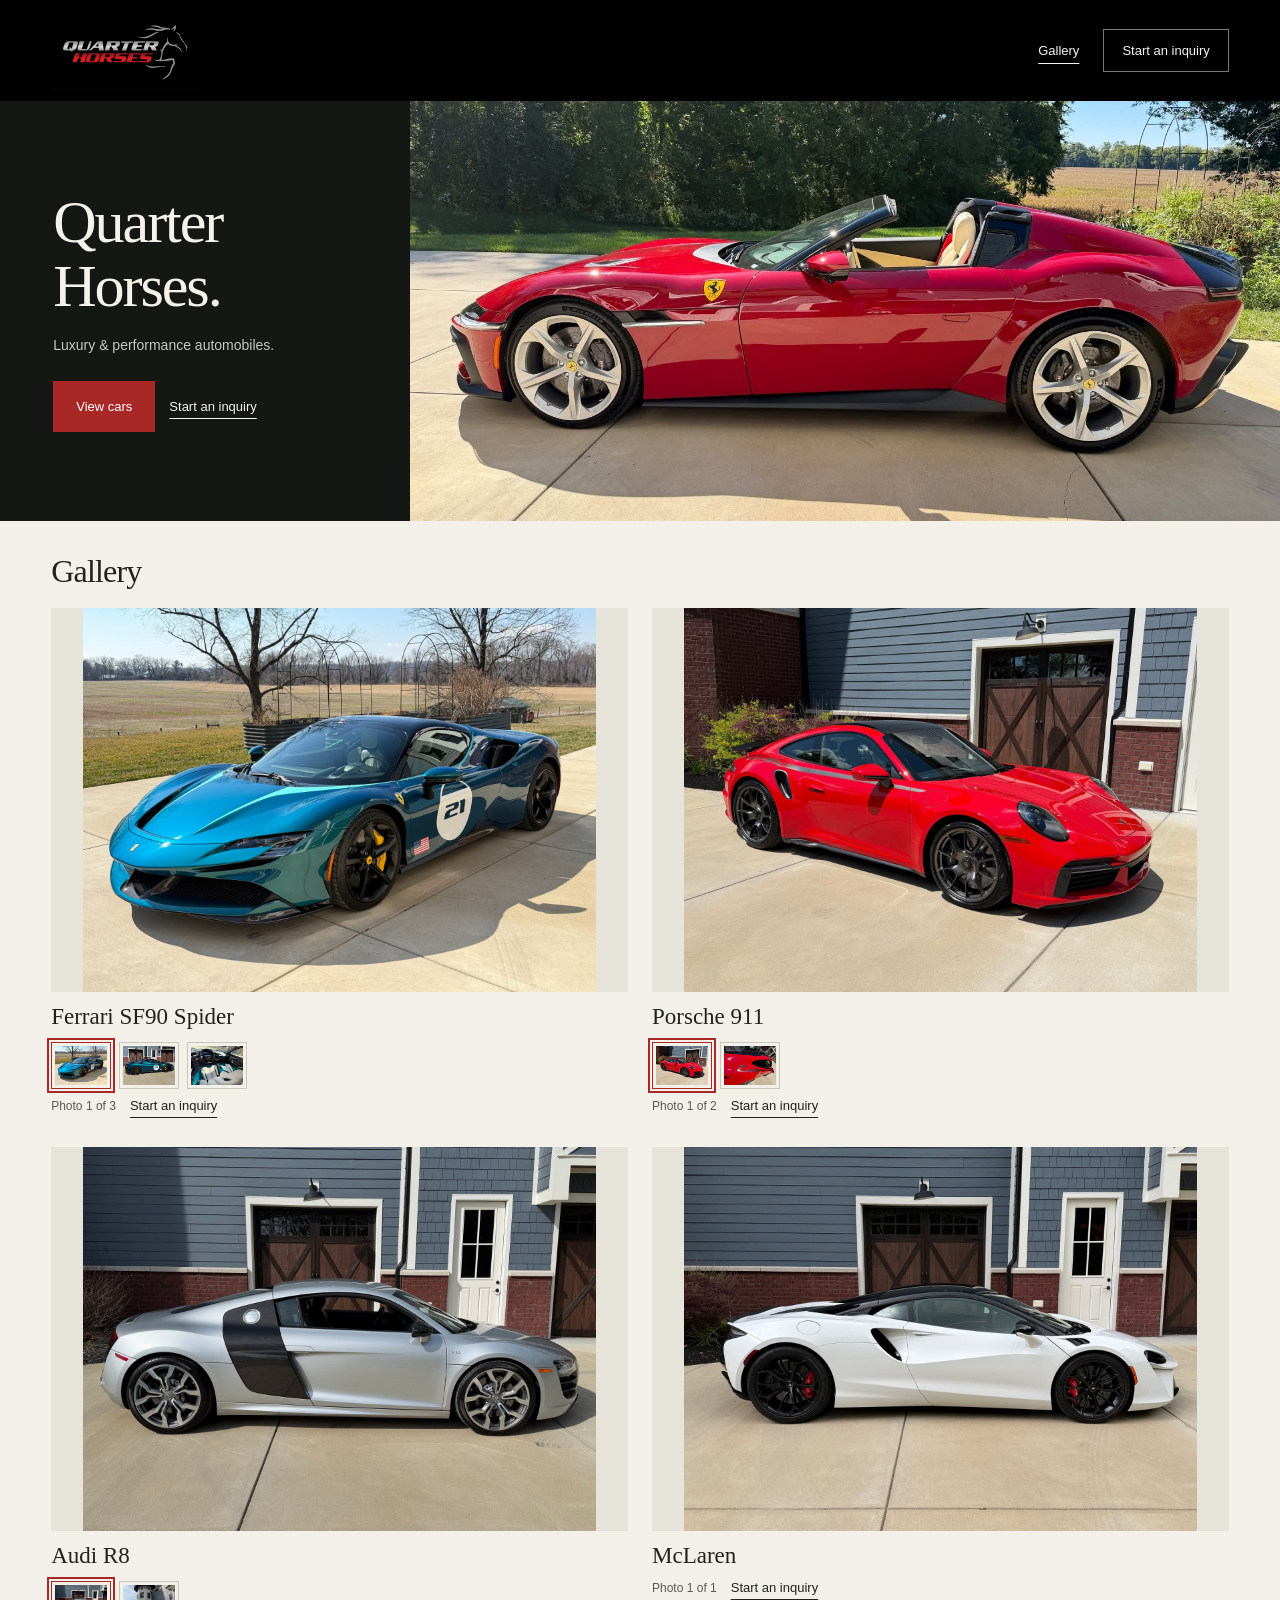
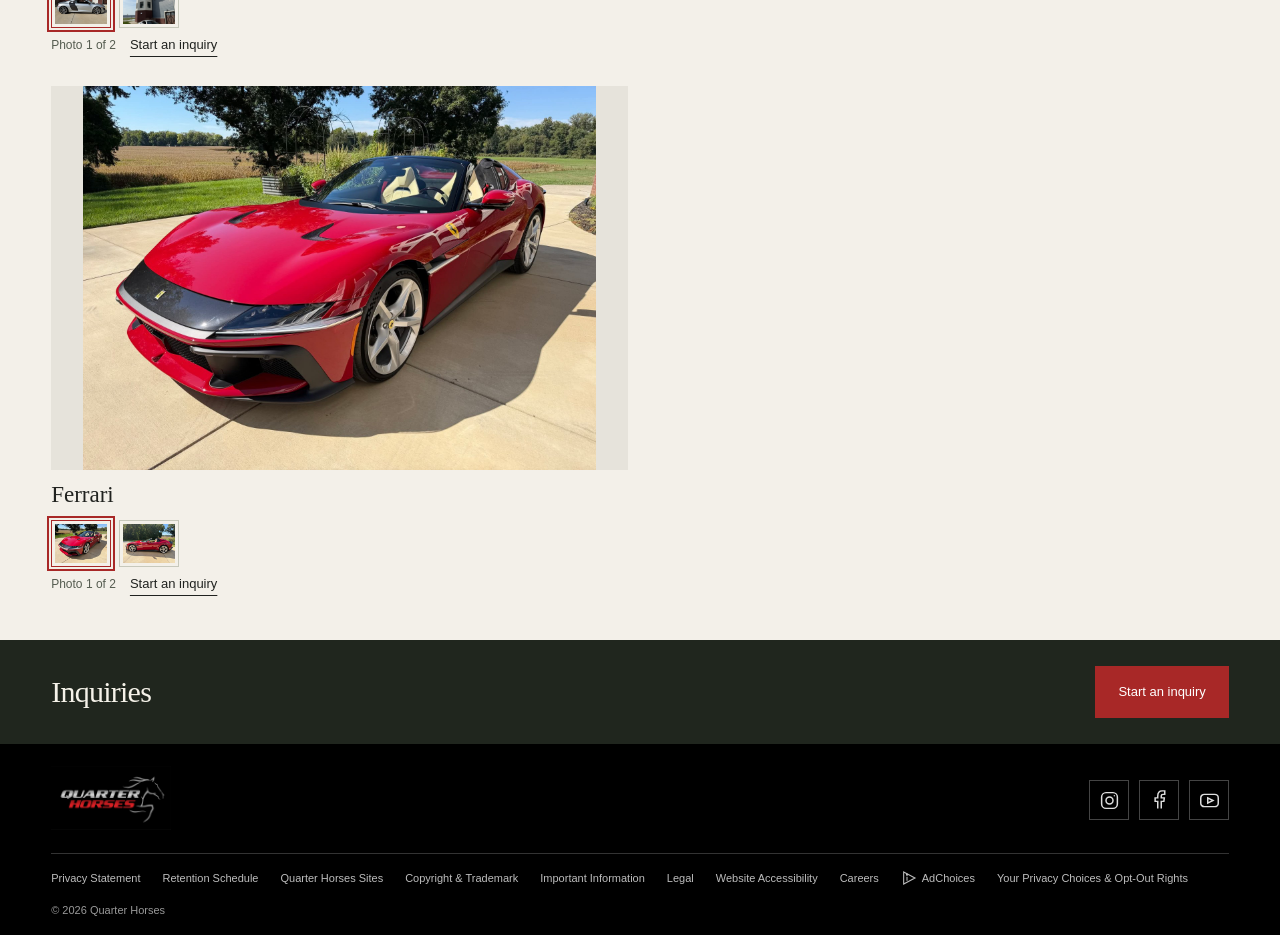
<file: index.html>
<!doctype html><html lang="en"><head><meta charset="utf-8"><meta name="viewport" content="width=device-width, initial-scale=1"><meta name="robots" content="noindex"><link rel="stylesheet" href="style.css"><title>Quarter Horses</title><meta name="description" content="Luxury and performance automobiles from Quarter Horses."></head><body><a class="skip" href="#main">Skip to content</a><header><a href="index.html" aria-label="Quarter Horses home"><img src="logo.jpg" alt="Quarter Horses horse silhouette logo"></a><nav aria-label="Main navigation"><a href="#gallery">Gallery</a><a class="outline" href="#contact">Start an inquiry</a></nav></header><main id="main"><section class="hero"><div class="hero-copy"><h1>Quarter <br>Horses.</h1><p>Luxury &amp; performance automobiles.</p><div class="actions"><a class="button" href="#gallery">View cars</a><a class="textlink" href="#contact">Start an inquiry</a></div></div><div class="hero-photo"><img src="customer-10.jpg" alt="Red Ferrari convertible in profile with trees and fields behind it"></div></section><section class="section" id="gallery"><div class="section-head"><div><h2>Gallery</h2></div></div><div class="gallery"><article class="customer-card"><button class="photo-open" aria-label="Enlarge Ferrari SF90 Spider photograph"><img src="customer-03.jpg" alt="Teal Ferrari viewed from the front quarter" loading="lazy"></button><div class="caption"><h3>Ferrari SF90 Spider</h3></div><div class="thumbs" aria-label="Ferrari SF90 Spider photo views"><button class="thumb" aria-label="Show Teal Ferrari viewed from the front quarter" data-src="customer-03.jpg" data-alt="Teal Ferrari viewed from the front quarter"><img src="customer-03.jpg" alt="" loading="lazy"></button><button class="thumb" aria-label="Show Teal Ferrari side profile with number 21 livery" data-src="customer-01.jpg" data-alt="Teal Ferrari side profile with number 21 livery"><img src="customer-01.jpg" alt="" loading="lazy"></button><button class="thumb" aria-label="Show Ferrari SF90 Spider cockpit and contrasting seats" data-src="customer-02.jpg" data-alt="Ferrari SF90 Spider cockpit and contrasting seats"><img src="customer-02.jpg" alt="" loading="lazy"></button></div></article><article class="customer-card"><button class="photo-open" aria-label="Enlarge Porsche 911 photograph"><img src="customer-06.jpg" alt="Red Porsche 911 in front of carriage-style garage doors" loading="lazy"></button><div class="caption"><h3>Porsche 911</h3></div><div class="thumbs" aria-label="Porsche 911 photo views"><button class="thumb" aria-label="Show Red Porsche 911 in front of carriage-style garage doors" data-src="customer-06.jpg" data-alt="Red Porsche 911 in front of carriage-style garage doors"><img src="customer-06.jpg" alt="" loading="lazy"></button><button class="thumb" aria-label="Show Porsche turbo script and bodywork detail" data-src="customer-08.jpg" data-alt="Porsche turbo script and bodywork detail"><img src="customer-08.jpg" alt="" loading="lazy"></button></div></article><article class="customer-card"><button class="photo-open" aria-label="Enlarge Audi R8 photograph"><img src="customer-05.jpg" alt="Silver Audi R8 in profile" loading="lazy"></button><div class="caption"><h3>Audi R8</h3></div><div class="thumbs" aria-label="Audi R8 photo views"><button class="thumb" aria-label="Show Silver Audi R8 in profile" data-src="customer-05.jpg" data-alt="Silver Audi R8 in profile"><img src="customer-05.jpg" alt="" loading="lazy"></button><button class="thumb" aria-label="Show Silver Audi R8 beneath a distinctive tower" data-src="customer-04.jpg" data-alt="Silver Audi R8 beneath a distinctive tower"><img src="customer-04.jpg" alt="" loading="lazy"></button></div></article><article class="customer-card"><button class="photo-open" aria-label="Enlarge McLaren photograph"><img src="customer-07.jpg" alt="White McLaren in profile" loading="lazy"></button><div class="caption"><h3>McLaren</h3></div></article><article class="customer-card"><button class="photo-open" aria-label="Enlarge Ferrari photograph"><img src="customer-09.jpg" alt="Red Ferrari convertible from the front quarter" loading="lazy"></button><div class="caption"><h3>Ferrari</h3></div><div class="thumbs" aria-label="Ferrari photo views"><button class="thumb" aria-label="Show Red Ferrari convertible from the front quarter" data-src="customer-09.jpg" data-alt="Red Ferrari convertible from the front quarter"><img src="customer-09.jpg" alt="" loading="lazy"></button><button class="thumb" aria-label="Show Red Ferrari convertible side profile against trees and fields" data-src="customer-10.jpg" data-alt="Red Ferrari convertible side profile against trees and fields"><img src="customer-10.jpg" alt="" loading="lazy"></button></div></article></div></section><section class="section contact" id="contact"><h2>Inquiries</h2><button class="button" id="inquiry">Start an inquiry</button></section></main><footer class="site-footer"><div class="footer-top"><a href="index.html" aria-label="Quarter Horses home"><img src="logo.jpg" alt="Quarter Horses"></a><div class="social-links" role="group" aria-label="Social media"><button class="social-icon" data-social="Instagram" aria-label="Instagram"><svg viewBox="0 0 24 24" aria-hidden="true" fill="none" stroke="currentColor" stroke-width="1.7"><rect x="3" y="3" width="18" height="18" rx="5"/><circle cx="12" cy="12" r="4"/><circle cx="17.5" cy="6.5" r=".8" fill="currentColor" stroke="none"/></svg></button><button class="social-icon" data-social="Facebook" aria-label="Facebook"><svg viewBox="0 0 24 24" aria-hidden="true" fill="none" stroke="currentColor" stroke-width="1.7"><path d="M14 21v-8h3l.5-4H14V7c0-1 .3-2 2-2h2V1h-3c-4 0-5 2-5 6v2H7v4h3v8"/></svg></button><button class="social-icon" data-social="YouTube" aria-label="YouTube"><svg viewBox="0 0 24 24" aria-hidden="true" fill="none" stroke="currentColor" stroke-width="1.7"><rect x="2" y="5" width="20" height="14" rx="4"/><path d="m10 9 6 3-6 3Z"/></svg></button></div></div><nav class="footer-links" aria-label="Policies and company information"><a href="information.html#privacy">Privacy Statement</a><a href="information.html#retention">Retention Schedule</a><a href="information.html#sites">Quarter Horses Sites</a><a href="information.html#copyright">Copyright & Trademark</a><a href="information.html#information">Important Information</a><a href="information.html#legal">Legal</a><a href="information.html#accessibility">Website Accessibility</a><a href="information.html#careers">Careers</a><a href="information.html#adchoices"><svg class="ad-icon" viewBox="0 0 24 24" aria-hidden="true" fill="none" stroke="currentColor" stroke-width="1.6"><path d="M4 3 21 12 4 21Z"/><path d="M9 10v6"/><circle cx="9" cy="7" r=".8" fill="currentColor"/></svg>AdChoices</a><a href="information.html#privacy-choices">Your Privacy Choices & Opt-Out Rights</a></nav><div class="footer-bottom">© 2026 Quarter Horses</div></footer><dialog id="socialDialog" aria-labelledby="socialTitle"><h3 id="socialTitle"></h3><p id="socialDescription"></p><button class="button" id="closeSocial">Close</button></dialog><script src="footer.js"></script><dialog id="inquiryDialog" aria-labelledby="dialogTitle"><button class="dialog-close" id="closeDialog" aria-label="Close inquiry">Close</button><h3 id="dialogTitle">Your inquiry</h3><label for="vehicleChoice">Vehicle or interest</label><select id="vehicleChoice"><option>General inquiry</option></select><label for="inquiryMessage">Your message</label><textarea id="inquiryMessage" placeholder="Tell us what you would like to discuss."></textarea><button class="button" id="copyInquiry">Copy message</button><p id="copyStatus" role="status"></p></dialog><dialog id="photoDialog" aria-labelledby="photoTitle"><div class="photo-toolbar"><h3 id="photoTitle"></h3><button id="closePhoto" class="button">Close photograph</button></div><img id="fullPhoto" alt=""><div class="photo-controls"><button class="button" id="previousPhoto" aria-label="Previous photograph">← Previous</button><span id="photoCount" role="status" aria-live="polite"></span><button class="button" id="nextPhoto" aria-label="Next photograph">Next →</button></div><p id="photoCaption"></p><button class="textlink" id="photoInquiry">Start an inquiry</button></dialog><script src="gallery.js"></script></body></html>
</file>
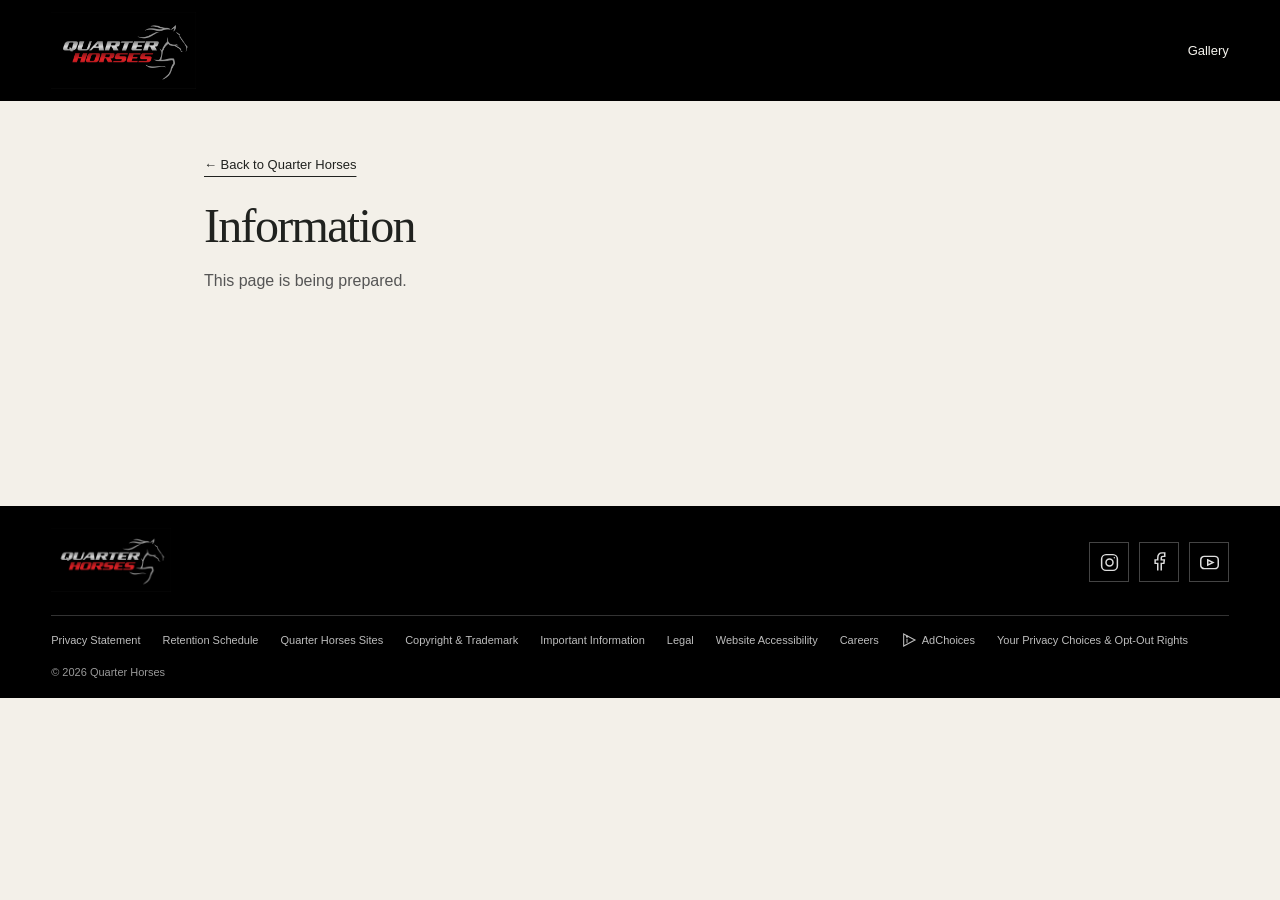
<file: information.html>
<!doctype html><html lang="en"><head><meta charset="utf-8"><meta name="viewport" content="width=device-width,initial-scale=1"><meta name="robots" content="noindex"><title>Information | Quarter Horses</title><link rel="stylesheet" href="style.css"></head><body><header><a href="index.html" aria-label="Quarter Horses home"><img src="logo.jpg" alt="Quarter Horses"></a><nav aria-label="Main navigation"><a href="index.html#gallery">Gallery</a></nav></header><main class="information-page"><a class="textlink" href="index.html">← Back to Quarter Horses</a><h1 id="informationTitle" tabindex="-1">Information</h1><p>This page is being prepared.</p></main><footer class="site-footer"><div class="footer-top"><a href="index.html" aria-label="Quarter Horses home"><img src="logo.jpg" alt="Quarter Horses"></a><div class="social-links" role="group" aria-label="Social media"><button class="social-icon" data-social="Instagram" aria-label="Instagram"><svg viewBox="0 0 24 24" aria-hidden="true" fill="none" stroke="currentColor" stroke-width="1.7"><rect x="3" y="3" width="18" height="18" rx="5"/><circle cx="12" cy="12" r="4"/><circle cx="17.5" cy="6.5" r=".8" fill="currentColor" stroke="none"/></svg></button><button class="social-icon" data-social="Facebook" aria-label="Facebook"><svg viewBox="0 0 24 24" aria-hidden="true" fill="none" stroke="currentColor" stroke-width="1.7"><path d="M14 21v-8h3l.5-4H14V7c0-1 .3-2 2-2h2V1h-3c-4 0-5 2-5 6v2H7v4h3v8"/></svg></button><button class="social-icon" data-social="YouTube" aria-label="YouTube"><svg viewBox="0 0 24 24" aria-hidden="true" fill="none" stroke="currentColor" stroke-width="1.7"><rect x="2" y="5" width="20" height="14" rx="4"/><path d="m10 9 6 3-6 3Z"/></svg></button></div></div><nav class="footer-links" aria-label="Policies and company information"><a href="information.html#privacy">Privacy Statement</a><a href="information.html#retention">Retention Schedule</a><a href="information.html#sites">Quarter Horses Sites</a><a href="information.html#copyright">Copyright & Trademark</a><a href="information.html#information">Important Information</a><a href="information.html#legal">Legal</a><a href="information.html#accessibility">Website Accessibility</a><a href="information.html#careers">Careers</a><a href="information.html#adchoices"><svg class="ad-icon" viewBox="0 0 24 24" aria-hidden="true" fill="none" stroke="currentColor" stroke-width="1.6"><path d="M4 3 21 12 4 21Z"/><path d="M9 10v6"/><circle cx="9" cy="7" r=".8" fill="currentColor"/></svg>AdChoices</a><a href="information.html#privacy-choices">Your Privacy Choices & Opt-Out Rights</a></nav><div class="footer-bottom">© 2026 Quarter Horses</div></footer><dialog id="socialDialog" aria-labelledby="socialTitle"><h3 id="socialTitle"></h3><p id="socialDescription"></p><button class="button" id="closeSocial">Close</button></dialog><script src="footer.js"></script><script>
const titles={"privacy": "Privacy Statement", "retention": "Retention Schedule", "sites": "Quarter Horses Sites", "copyright": "Copyright & Trademark", "information": "Important Information", "legal": "Legal", "accessibility": "Website Accessibility", "careers": "Careers", "adchoices": "AdChoices", "privacy-choices": "Your Privacy Choices & Opt-Out Rights"};
function updateTitle(){const title=titles[location.hash.slice(1)]||'Information';document.getElementById('informationTitle').textContent=title;document.title=title+' | Quarter Horses';}
updateTitle();window.addEventListener('hashchange',()=>{updateTitle();document.getElementById('informationTitle').focus();});
</script></body></html>
</file>
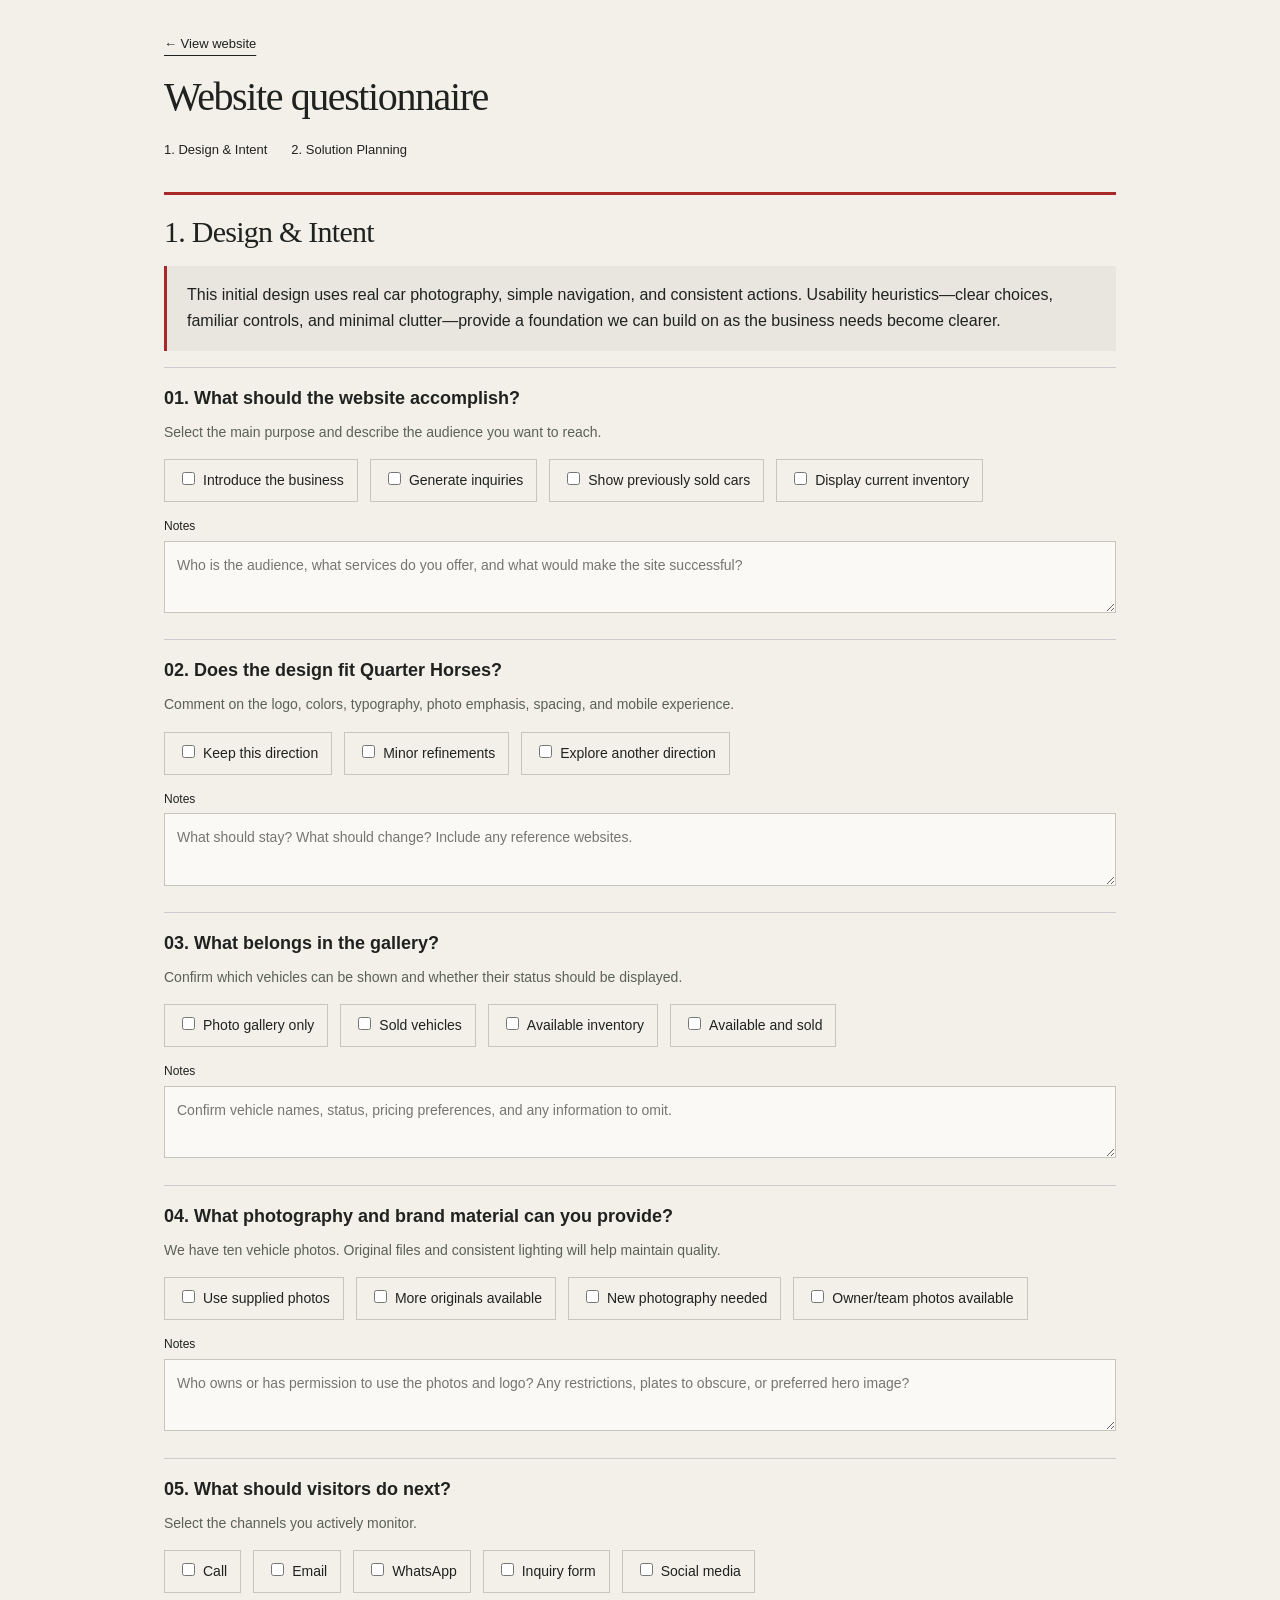
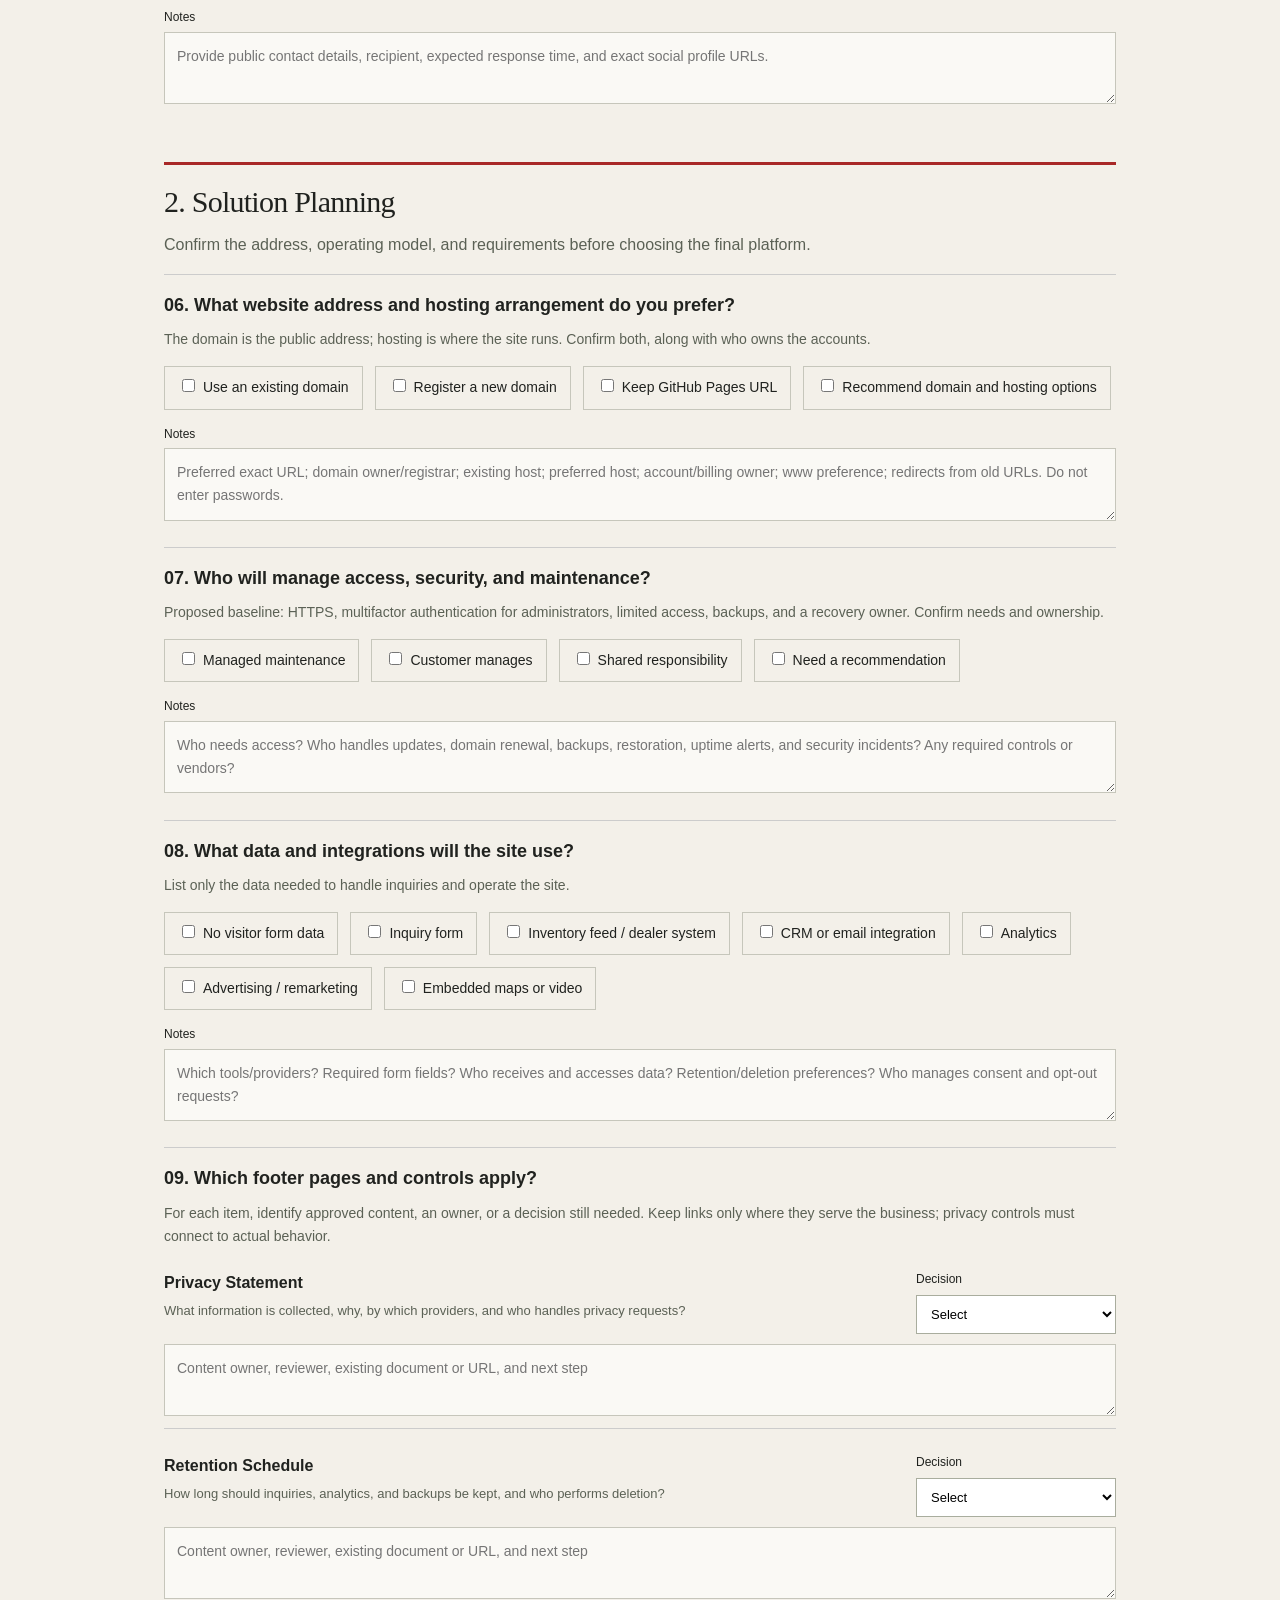
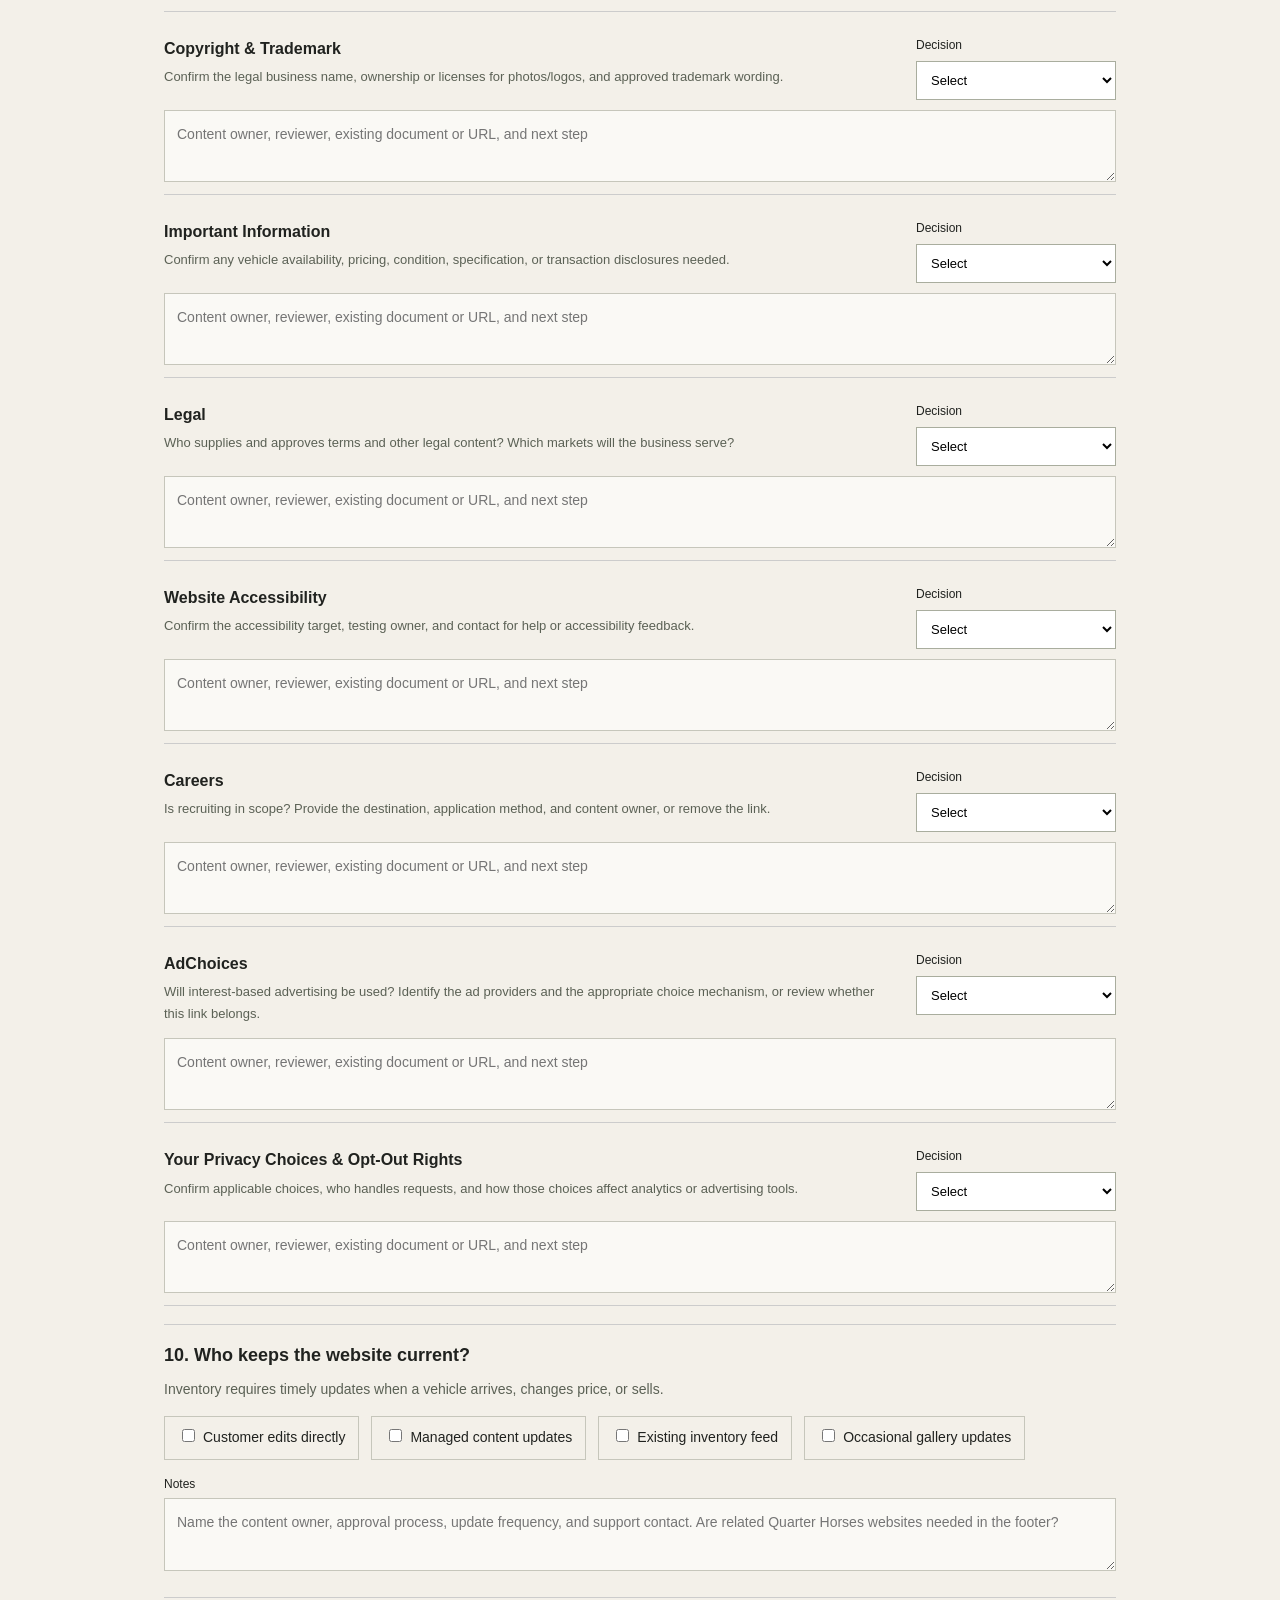
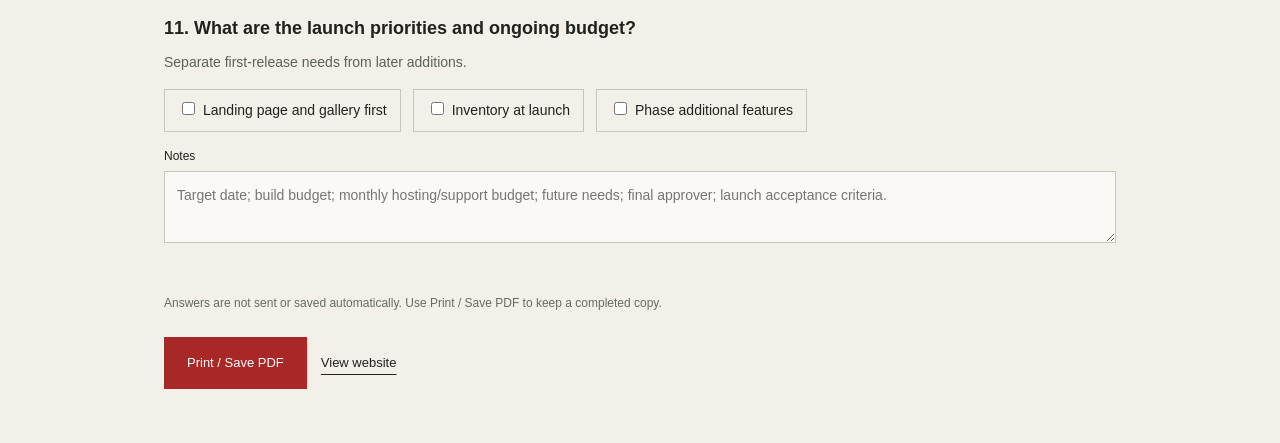
<file: questionnaire.html>
<!doctype html><html lang="en"><head><meta charset="utf-8"><meta name="viewport" content="width=device-width,initial-scale=1"><meta name="robots" content="noindex"><link rel="stylesheet" href="style.css"><title>Quarter Horses — Design & Solution Questionnaire</title><style>.sheet{max-width:1000px;padding:30px 24px}.sheet h1{font-size:40px;margin:20px 0}.sheet h2{font-size:30px;margin:0 0 12px}.part{margin-top:32px;border-top:3px solid #a82827;padding-top:20px}.question{padding:18px 0}.question h3{font:600 18px/1.4 Arial,sans-serif}.question p{margin-bottom:10px}.field-label{display:block;font-size:12px;margin:8px 0 4px}.sheet textarea{min-height:65px}.sheet .recommend{margin:16px 0;padding:16px 20px}.policy-list{display:grid;gap:12px}.policy-item{border-bottom:1px solid #ccc;padding:12px 0;display:grid;grid-template-columns:1fr 200px;gap:10px 20px}.policy-item p{margin:4px 0;font-size:13px}.policy-item label{font-size:12px}.policy-item select{margin-top:5px;font-size:13px}.policy-item textarea{grid-column:1/-1;min-height:44px}.part-nav{display:flex;gap:24px;font-size:14px}.print-actions{margin:24px 0}.sheet .lead{font-size:16px}@media(max-width:600px){.policy-item{grid-template-columns:1fr}.sheet h1{font-size:32px}.part-nav{flex-wrap:wrap;gap:10px}.choices{gap:8px}.choices label{padding:7px 9px}}@media print{.part-nav,.back-link{display:none}.sheet{padding:0}.sheet h1{font-size:26px}.part{margin-top:18px}.question,.policy-item{break-inside:avoid}.policy-item{grid-template-columns:1fr 180px}.sheet textarea{min-height:40px}.choices label{padding:4px 7px}.question{padding:10px 0}}</style></head><body><main class="sheet"><a class="textlink back-link" href="index.html">← View website</a><h1>Website questionnaire</h1><nav class="part-nav" aria-label="Questionnaire sections"><a href="#design">1. Design & Intent</a><a href="#solution">2. Solution Planning</a></nav><section class="part" id="design"><h2>1. Design & Intent</h2><div class="recommend"><p>This initial design uses real car photography, simple navigation, and consistent actions. Usability heuristics—clear choices, familiar controls, and minimal clutter—provide a foundation we can build on as the business needs become clearer.</p></div><section class="question"><h3>01. What should the website accomplish?</h3><p>Select the main purpose and describe the audience you want to reach.</p><div class="choices"><label><input type="checkbox" name="q1" value="Introduce the business">Introduce the business</label><label><input type="checkbox" name="q1" value="Generate inquiries">Generate inquiries</label><label><input type="checkbox" name="q1" value="Show previously sold cars">Show previously sold cars</label><label><input type="checkbox" name="q1" value="Display current inventory">Display current inventory</label></div><label class="field-label" for="q1-notes">Notes</label><textarea id="q1-notes" placeholder="Who is the audience, what services do you offer, and what would make the site successful?"></textarea></section><section class="question"><h3>02. Does the design fit Quarter Horses?</h3><p>Comment on the logo, colors, typography, photo emphasis, spacing, and mobile experience.</p><div class="choices"><label><input type="checkbox" name="q2" value="Keep this direction">Keep this direction</label><label><input type="checkbox" name="q2" value="Minor refinements">Minor refinements</label><label><input type="checkbox" name="q2" value="Explore another direction">Explore another direction</label></div><label class="field-label" for="q2-notes">Notes</label><textarea id="q2-notes" placeholder="What should stay? What should change? Include any reference websites."></textarea></section><section class="question"><h3>03. What belongs in the gallery?</h3><p>Confirm which vehicles can be shown and whether their status should be displayed.</p><div class="choices"><label><input type="checkbox" name="q3" value="Photo gallery only">Photo gallery only</label><label><input type="checkbox" name="q3" value="Sold vehicles">Sold vehicles</label><label><input type="checkbox" name="q3" value="Available inventory">Available inventory</label><label><input type="checkbox" name="q3" value="Available and sold">Available and sold</label></div><label class="field-label" for="q3-notes">Notes</label><textarea id="q3-notes" placeholder="Confirm vehicle names, status, pricing preferences, and any information to omit."></textarea></section><section class="question"><h3>04. What photography and brand material can you provide?</h3><p>We have ten vehicle photos. Original files and consistent lighting will help maintain quality.</p><div class="choices"><label><input type="checkbox" name="q4" value="Use supplied photos">Use supplied photos</label><label><input type="checkbox" name="q4" value="More originals available">More originals available</label><label><input type="checkbox" name="q4" value="New photography needed">New photography needed</label><label><input type="checkbox" name="q4" value="Owner/team photos available">Owner/team photos available</label></div><label class="field-label" for="q4-notes">Notes</label><textarea id="q4-notes" placeholder="Who owns or has permission to use the photos and logo? Any restrictions, plates to obscure, or preferred hero image?"></textarea></section><section class="question"><h3>05. What should visitors do next?</h3><p>Select the channels you actively monitor.</p><div class="choices"><label><input type="checkbox" name="q5" value="Call">Call</label><label><input type="checkbox" name="q5" value="Email">Email</label><label><input type="checkbox" name="q5" value="WhatsApp">WhatsApp</label><label><input type="checkbox" name="q5" value="Inquiry form">Inquiry form</label><label><input type="checkbox" name="q5" value="Social media">Social media</label></div><label class="field-label" for="q5-notes">Notes</label><textarea id="q5-notes" placeholder="Provide public contact details, recipient, expected response time, and exact social profile URLs."></textarea></section></section><section class="part" id="solution"><h2>2. Solution Planning</h2><p class="lead">Confirm the address, operating model, and requirements before choosing the final platform.</p><section class="question"><h3>06. What website address and hosting arrangement do you prefer?</h3><p>The domain is the public address; hosting is where the site runs. Confirm both, along with who owns the accounts.</p><div class="choices"><label><input type="checkbox" name="q6" value="Use an existing domain">Use an existing domain</label><label><input type="checkbox" name="q6" value="Register a new domain">Register a new domain</label><label><input type="checkbox" name="q6" value="Keep GitHub Pages URL">Keep GitHub Pages URL</label><label><input type="checkbox" name="q6" value="Recommend domain and hosting options">Recommend domain and hosting options</label></div><label class="field-label" for="q6-notes">Notes</label><textarea id="q6-notes" placeholder="Preferred exact URL; domain owner/registrar; existing host; preferred host; account/billing owner; www preference; redirects from old URLs. Do not enter passwords."></textarea></section><section class="question"><h3>07. Who will manage access, security, and maintenance?</h3><p>Proposed baseline: HTTPS, multifactor authentication for administrators, limited access, backups, and a recovery owner. Confirm needs and ownership.</p><div class="choices"><label><input type="checkbox" name="q7" value="Managed maintenance">Managed maintenance</label><label><input type="checkbox" name="q7" value="Customer manages">Customer manages</label><label><input type="checkbox" name="q7" value="Shared responsibility">Shared responsibility</label><label><input type="checkbox" name="q7" value="Need a recommendation">Need a recommendation</label></div><label class="field-label" for="q7-notes">Notes</label><textarea id="q7-notes" placeholder="Who needs access? Who handles updates, domain renewal, backups, restoration, uptime alerts, and security incidents? Any required controls or vendors?"></textarea></section><section class="question"><h3>08. What data and integrations will the site use?</h3><p>List only the data needed to handle inquiries and operate the site.</p><div class="choices"><label><input type="checkbox" name="q8" value="No visitor form data">No visitor form data</label><label><input type="checkbox" name="q8" value="Inquiry form">Inquiry form</label><label><input type="checkbox" name="q8" value="Inventory feed / dealer system">Inventory feed / dealer system</label><label><input type="checkbox" name="q8" value="CRM or email integration">CRM or email integration</label><label><input type="checkbox" name="q8" value="Analytics">Analytics</label><label><input type="checkbox" name="q8" value="Advertising / remarketing">Advertising / remarketing</label><label><input type="checkbox" name="q8" value="Embedded maps or video">Embedded maps or video</label></div><label class="field-label" for="q8-notes">Notes</label><textarea id="q8-notes" placeholder="Which tools/providers? Required form fields? Who receives and accesses data? Retention/deletion preferences? Who manages consent and opt-out requests?"></textarea></section><section class="question"><h3>09. Which footer pages and controls apply?</h3><p>For each item, identify approved content, an owner, or a decision still needed. Keep links only where they serve the business; privacy controls must connect to actual behavior.</p><div class="policy-list"><div class="policy-item"><div><strong>Privacy Statement</strong><p>What information is collected, why, by which providers, and who handles privacy requests?</p></div><label for="status-privacy">Decision<select id="status-privacy" name="privacy"><option value="">Select</option><option>Approved content available</option><option>Content / setup needed</option><option>Needs review</option><option>Not applicable / remove</option></select></label><textarea aria-label="Privacy Statement: owner and notes" placeholder="Content owner, reviewer, existing document or URL, and next step"></textarea></div><div class="policy-item"><div><strong>Retention Schedule</strong><p>How long should inquiries, analytics, and backups be kept, and who performs deletion?</p></div><label for="status-retention">Decision<select id="status-retention" name="retention"><option value="">Select</option><option>Approved content available</option><option>Content / setup needed</option><option>Needs review</option><option>Not applicable / remove</option></select></label><textarea aria-label="Retention Schedule: owner and notes" placeholder="Content owner, reviewer, existing document or URL, and next step"></textarea></div><div class="policy-item"><div><strong>Copyright & Trademark</strong><p>Confirm the legal business name, ownership or licenses for photos/logos, and approved trademark wording.</p></div><label for="status-copyright">Decision<select id="status-copyright" name="copyright"><option value="">Select</option><option>Approved content available</option><option>Content / setup needed</option><option>Needs review</option><option>Not applicable / remove</option></select></label><textarea aria-label="Copyright & Trademark: owner and notes" placeholder="Content owner, reviewer, existing document or URL, and next step"></textarea></div><div class="policy-item"><div><strong>Important Information</strong><p>Confirm any vehicle availability, pricing, condition, specification, or transaction disclosures needed.</p></div><label for="status-information">Decision<select id="status-information" name="information"><option value="">Select</option><option>Approved content available</option><option>Content / setup needed</option><option>Needs review</option><option>Not applicable / remove</option></select></label><textarea aria-label="Important Information: owner and notes" placeholder="Content owner, reviewer, existing document or URL, and next step"></textarea></div><div class="policy-item"><div><strong>Legal</strong><p>Who supplies and approves terms and other legal content? Which markets will the business serve?</p></div><label for="status-legal">Decision<select id="status-legal" name="legal"><option value="">Select</option><option>Approved content available</option><option>Content / setup needed</option><option>Needs review</option><option>Not applicable / remove</option></select></label><textarea aria-label="Legal: owner and notes" placeholder="Content owner, reviewer, existing document or URL, and next step"></textarea></div><div class="policy-item"><div><strong>Website Accessibility</strong><p>Confirm the accessibility target, testing owner, and contact for help or accessibility feedback.</p></div><label for="status-accessibility">Decision<select id="status-accessibility" name="accessibility"><option value="">Select</option><option>Approved content available</option><option>Content / setup needed</option><option>Needs review</option><option>Not applicable / remove</option></select></label><textarea aria-label="Website Accessibility: owner and notes" placeholder="Content owner, reviewer, existing document or URL, and next step"></textarea></div><div class="policy-item"><div><strong>Careers</strong><p>Is recruiting in scope? Provide the destination, application method, and content owner, or remove the link.</p></div><label for="status-careers">Decision<select id="status-careers" name="careers"><option value="">Select</option><option>Approved content available</option><option>Content / setup needed</option><option>Needs review</option><option>Not applicable / remove</option></select></label><textarea aria-label="Careers: owner and notes" placeholder="Content owner, reviewer, existing document or URL, and next step"></textarea></div><div class="policy-item"><div><strong>AdChoices</strong><p>Will interest-based advertising be used? Identify the ad providers and the appropriate choice mechanism, or review whether this link belongs.</p></div><label for="status-adchoices">Decision<select id="status-adchoices" name="adchoices"><option value="">Select</option><option>Approved content available</option><option>Content / setup needed</option><option>Needs review</option><option>Not applicable / remove</option></select></label><textarea aria-label="AdChoices: owner and notes" placeholder="Content owner, reviewer, existing document or URL, and next step"></textarea></div><div class="policy-item"><div><strong>Your Privacy Choices & Opt-Out Rights</strong><p>Confirm applicable choices, who handles requests, and how those choices affect analytics or advertising tools.</p></div><label for="status-privacy-choices">Decision<select id="status-privacy-choices" name="privacy-choices"><option value="">Select</option><option>Approved content available</option><option>Content / setup needed</option><option>Needs review</option><option>Not applicable / remove</option></select></label><textarea aria-label="Your Privacy Choices & Opt-Out Rights: owner and notes" placeholder="Content owner, reviewer, existing document or URL, and next step"></textarea></div></div></section><section class="question"><h3>10. Who keeps the website current?</h3><p>Inventory requires timely updates when a vehicle arrives, changes price, or sells.</p><div class="choices"><label><input type="checkbox" name="q10" value="Customer edits directly">Customer edits directly</label><label><input type="checkbox" name="q10" value="Managed content updates">Managed content updates</label><label><input type="checkbox" name="q10" value="Existing inventory feed">Existing inventory feed</label><label><input type="checkbox" name="q10" value="Occasional gallery updates">Occasional gallery updates</label></div><label class="field-label" for="q10-notes">Notes</label><textarea id="q10-notes" placeholder="Name the content owner, approval process, update frequency, and support contact. Are related Quarter Horses websites needed in the footer?"></textarea></section><section class="question"><h3>11. What are the launch priorities and ongoing budget?</h3><p>Separate first-release needs from later additions.</p><div class="choices"><label><input type="checkbox" name="q11" value="Landing page and gallery first">Landing page and gallery first</label><label><input type="checkbox" name="q11" value="Inventory at launch">Inventory at launch</label><label><input type="checkbox" name="q11" value="Phase additional features">Phase additional features</label></div><label class="field-label" for="q11-notes">Notes</label><textarea id="q11-notes" placeholder="Target date; build budget; monthly hosting/support budget; future needs; final approver; launch acceptance criteria."></textarea></section></section><p class="note">Answers are not sent or saved automatically. Use Print / Save PDF to keep a completed copy.</p><div class="print-actions actions"><button class="button" onclick="window.print()">Print / Save PDF</button><a class="textlink" href="index.html">View website</a></div></main></body></html>
</file>
<file: style.css>
*{box-sizing:border-box}html{scroll-behavior:smooth;scroll-padding-top:130px}body{margin:0;background:#f3f0e9;color:#20221f;font-family:Arial,sans-serif;font-size:16px;line-height:1.65}a{color:inherit}button,input,textarea{font:inherit}a:focus-visible,button:focus-visible,input:focus-visible,textarea:focus-visible{outline:3px solid #b92e2d;outline-offset:5px}.review{background:#e6e1d6;padding:9px 5%;font-size:12px;display:flex;justify-content:space-between;gap:12px}.review a{text-underline-offset:4px}header{position:sticky;top:0;z-index:10;background:#090a09;color:#f5f3ed;padding:16px 5%;display:flex;align-items:center;justify-content:space-between;gap:25px}header img{width:165px;display:block}nav{display:flex;gap:30px;align-items:center}nav a{text-decoration:none;font-size:13px}.outline{border:1px solid #777;padding:10px 18px}.hero{background:#141713;color:#f5f2eb;display:grid;grid-template-columns:46% 54%;min-height:650px}.hero-copy{padding:85px 10% 65px 11%;display:flex;flex-direction:column;justify-content:center}.eyebrow{text-transform:uppercase;letter-spacing:.2em;font-size:11px;font-weight:bold;color:#7c806e;margin:0 0 25px}.hero .eyebrow{color:#b7bba9}h1,h2,h3,p{margin-top:0}h1{font-family:Georgia,serif;font-size:clamp(48px,5.1vw,78px);line-height:1.06;font-weight:normal;letter-spacing:-.035em;margin-bottom:28px}h1 em{font-weight:normal;color:#d5d1c4}h2{font:normal clamp(34px,3.8vw,56px)/1.15 Georgia,serif;letter-spacing:-.025em}h3{font:normal 26px/1.3 Georgia,serif}.hero p:not(.eyebrow){max-width:340px;color:#c7c8c0}.hero-photo{position:relative;overflow:hidden}.hero-photo img{width:100%;height:100%;object-fit:cover;object-position:54% center}.photo-note{position:absolute;bottom:18px;left:22px;background:#111b;color:white;padding:5px 10px;font-size:10px;letter-spacing:.08em}.actions{display:flex;flex-wrap:wrap;gap:20px;align-items:center;margin-top:20px}.button{display:inline-block;background:#a82827;color:white;text-decoration:none;border:0;padding:15px 23px;cursor:pointer;font-size:13px}.textlink{font-size:13px;text-underline-offset:7px}.intro{display:flex;justify-content:space-between;gap:40px;padding:38px 6%;border-bottom:1px solid #d2d0c6}.intro p{margin:0;max-width:600px;font:21px/1.55 Georgia,serif}.intro span{font-size:11px;letter-spacing:.18em;text-transform:uppercase;align-self:center}.section{padding:85px 6%}.section-head{display:flex;justify-content:space-between;gap:35px;align-items:end;margin-bottom:35px}.section-head h2{margin-bottom:0}.section-head p{max-width:310px;color:#606259;font-size:14px}.gallery{display:grid;grid-template-columns:1fr 1fr;gap:28px}.gallery img{width:100%;height:320px;object-fit:cover}.caption{display:flex;justify-content:space-between;align-items:center;margin-top:16px}.caption h3{margin:0}.caption span{font-size:11px;text-transform:uppercase;letter-spacing:.13em}.note{font-size:12px;color:#666b61;margin-top:24px}.story{background:#e5e5da;display:grid;grid-template-columns:1fr 1fr;gap:80px}.story p{max-width:510px;color:#51564a}.story .statement{font:normal 27px/1.6 Georgia,serif;color:#333a2e}.contact{background:#20261e;color:#f5f2e9;text-align:center}.contact p{max-width:550px;margin:0 auto 25px;color:#c4c8bd}.contact .eyebrow{color:#b7beaa}.contact h2{max-width:750px;margin:0 auto 25px}footer{background:#090a09;color:#bbb;padding:30px 6%;display:flex;justify-content:space-between;gap:20px;align-items:center;font-size:11px}footer img{width:130px}.sheet{max-width:1000px;margin:auto;padding:65px 35px}.sheet h1{font-size:58px;max-width:750px}.lead{font-size:18px;color:#5b6155;max-width:750px}.recommend{border-left:3px solid #a82827;padding:20px 26px;background:#e8e6de;margin:30px 0 40px}.recommend p{margin:0}.question{padding:25px 0;border-top:1px solid #ccc}.question h3{font-size:24px;margin-bottom:10px}.question p{font-size:14px;color:#5b6155}.choices{display:flex;gap:12px;flex-wrap:wrap;margin:15px 0}.choices label{border:1px solid #c6c6bb;padding:9px 13px;cursor:pointer;font-size:14px}.choices input{accent-color:#a82827;margin-right:8px}textarea{width:100%;min-height:75px;border:1px solid #c6c6bb;background:#faf9f5;padding:12px;color:#20221f;font-size:14px;resize:vertical}.scope{width:100%;border-collapse:collapse;font-size:14px;margin:25px 0}.scope th,.scope td{padding:16px 12px;text-align:left;border-bottom:1px solid #c9c9be;vertical-align:top}.scope th{font-weight:bold}.scope td:first-child{width:25%}dialog{max-width:500px;background:#f3f0e9;border:0;padding:35px;box-shadow:0 20px 100px #0005}dialog::backdrop{background:#0009}dialog button{margin-top:15px}.review-label{display:inline-block;color:#95302b;font-size:11px;text-transform:uppercase;letter-spacing:.15em;margin-bottom:20px}@media(max-width:760px){header{padding:12px 5%}header img{width:125px}nav{gap:15px}nav a{font-size:12px}nav .outline{display:none}.hero{grid-template-columns:1fr}.hero-copy{padding:55px 7%}.hero-photo{height:350px}.intro{display:block}.intro span{display:block;margin-top:20px}.section{padding:55px 7%}.section-head{display:block}.section-head p{margin-top:20px}.gallery{grid-template-columns:1fr}.gallery img{height:260px}.story{grid-template-columns:1fr;gap:15px}.sheet{padding:45px 22px}.sheet h1{font-size:43px}.review{font-size:10px}footer{flex-wrap:wrap}.scope{font-size:12px}.scope td,.scope th{padding:10px 7px}}@media print{header,.review,.print-actions,footer{display:none}.sheet{padding:0;max-width:none}body{background:white;font-size:11px}.sheet h1{font-size:30px}.question{break-inside:avoid;padding:13px 0}.question h3{font-size:19px}textarea{min-height:45px}.recommend{margin:15px 0}.choices{margin:7px 0}.scope{font-size:11px}a{text-decoration:none}}@media(min-width:761px){.hero{height:650px;min-height:0}.hero-photo{min-height:0}.hero-photo img{position:absolute;inset:0;object-position:54% 66%}}header,footer{background:#000}

.hero{grid-template-columns:38% 62%;height:auto;min-height:0;align-items:center;background:#141713}.hero-copy{padding:60px 10% 60px 13%}.hero-photo img{position:static;display:block;width:100%;height:auto;object-fit:contain}.hero-photo{width:100%;background:#141713}.hero h1{font-size:clamp(42px,4.6vw,70px)}.gallery img{height:auto;aspect-ratio:4/3;object-fit:contain;background:#e6e3db;display:block}.photo-open{display:block;width:100%;padding:0;border:0;background:none;cursor:zoom-in}.caption{align-items:start;gap:16px}.caption span{text-align:right;font-size:10px}.thumbs{display:flex;gap:10px;margin-top:16px}.thumb{border:1px solid #c7c8bb;padding:3px;background:transparent;cursor:pointer;width:75px}.thumb[aria-pressed=true]{border-color:#a82827}.thumb img{width:100%;aspect-ratio:4/3;object-fit:cover}.customer-card:last-child{grid-column:1/-1;max-width:760px;width:100%;justify-self:center}.customer-card{margin-bottom:24px}#photoDialog{max-width:95vw;width:1100px;max-height:95vh;padding:16px;background:#121512;color:white}#photoDialog img{width:100%;height:75vh;object-fit:contain;display:block}#photoDialog button{margin:0 0 12px}#photoCaption{font-size:13px;margin:10px 0 0}@media(max-width:760px){.hero{grid-template-columns:1fr}.hero-copy{padding:45px 7%}.hero-photo{height:auto}.hero-photo img{height:auto}.hero h1{font-size:52px}.photo-note{font-size:9px}.customer-card:last-child{grid-column:auto}.caption{flex-wrap:wrap}}
.skip{position:fixed;top:-100px;left:20px;z-index:50;background:white;padding:12px}.skip:focus{top:10px}nav a[aria-current]{text-decoration:underline;text-underline-offset:8px}.gallery-notice{font-size:14px;max-width:800px;border-left:3px solid #a82827;padding:14px 20px;background:#e8e5dc;margin-bottom:32px}.card-status{font-size:12px;color:#555c50;margin:12px 0 6px}.card-inquiry,#photoInquiry{border:0;background:transparent;padding:8px 0;cursor:pointer;text-decoration:underline;color:inherit}.thumb[aria-pressed=true]{outline:2px solid #a82827;outline-offset:2px}.process ol{list-style:none;counter-reset:step;display:grid;grid-template-columns:repeat(3,1fr);gap:35px;padding:0}.process li{counter-increment:step;border-top:1px solid #bbbfb1;padding-top:20px}.process li:before{content:'0' counter(step);color:#8a2423;font-size:13px}.process h3{font-size:23px;margin:15px 0}.process p{font-size:14px;color:#51564a}.photo-toolbar,.photo-controls{display:flex;align-items:center;justify-content:space-between;gap:15px}.photo-toolbar h3{margin:0;font-size:23px}#photoDialog img{height:60vh}#photoDialog .button{margin:0}#photoCount{font-size:13px}.photo-controls{margin-top:15px}button:disabled{opacity:.4;cursor:default}#inquiryDialog{width:500px;max-width:calc(100vw - 30px);max-height:90vh}#inquiryDialog label{display:block;font-size:13px;font-weight:bold;margin:18px 0 6px}select{width:100%;font:inherit;padding:10px;background:white;border:1px solid #a9ad9e}.dialog-close{float:right;border:0;background:none;text-decoration:underline;cursor:pointer}#copyStatus{font-size:13px;margin:18px 0 0}select:focus-visible{outline:3px solid #a82827;outline-offset:3px}.eyebrow{color:#60664f}.contact .note{color:#c4c8bd}@media(max-width:760px){.process ol{grid-template-columns:1fr}.photo-toolbar{align-items:flex-start}#photoDialog img{height:50vh}.photo-controls .button{padding:12px}.photo-toolbar h3{font-size:20px}nav{gap:12px}.review{flex-wrap:wrap}}@media(prefers-reduced-motion:reduce){html{scroll-behavior:auto}}
/* Compact gallery presentation */
html{scroll-padding-top:90px}header{padding:12px 4%;gap:16px}header img{width:145px}nav{gap:24px}.hero{grid-template-columns:32% 68%}.hero-copy{padding:32px 10% 32px 13%}.hero h1{font-size:clamp(40px,4.7vw,66px);margin-bottom:16px}.hero p:not(.eyebrow){font-size:14px;margin-bottom:8px}.hero-photo img{height:420px;object-fit:cover;object-position:center 60%}.actions{gap:14px;margin-top:16px}.section{padding:32px 4%}.section-head{margin-bottom:18px}.section-head h2{font-size:32px}.gallery{gap:24px}.customer-card{margin:0}.customer-card:last-child{grid-column:auto;max-width:none;justify-self:stretch}.gallery img{aspect-ratio:3/2;object-fit:contain;background:#e6e3db}.caption{margin-top:10px}.caption h3{font-size:23px}.thumbs{gap:8px;margin-top:10px}.thumb{width:60px}.thumb img{aspect-ratio:4/3;object-fit:cover}.card-status{display:inline-block;margin:8px 14px 0 0}.card-inquiry{padding:6px 0}.contact{display:flex;justify-content:space-between;align-items:center;gap:20px;text-align:left;padding:26px 4%;margin-top:8px}.contact h2{font-size:30px;margin:0}.contact .button{flex-shrink:0}footer{padding:18px 4%}footer img{width:110px}@media(max-width:760px){.hero{grid-template-columns:1fr}.hero-copy{padding:24px 5%}.hero h1{font-size:42px;line-height:1}.hero h1 br{display:none}.hero h1 br:after{content:' '}.hero-photo img{height:auto;object-fit:contain}.section{padding:24px 5%}.gallery{gap:22px}.gallery img{aspect-ratio:4/3}.thumb img{aspect-ratio:4/3}.contact{padding:22px 5%}.hero .actions{margin-top:10px}nav .outline{display:block;padding:8px 10px}header img{width:120px}nav{gap:12px}.contact h2{font-size:26px}}
.site-footer{display:block;padding:22px 4% 16px;background:#000;color:#bdbdbd}.footer-top{display:flex;align-items:center;justify-content:space-between;gap:24px;margin-bottom:18px}.footer-top img{width:120px}.social-links{display:flex;gap:10px}.social-icon{display:grid;place-items:center;background:transparent;color:#ddd;border:1px solid #444;width:40px;height:40px;padding:9px;cursor:pointer}.social-icon:hover{color:white;border-color:#aaa}.social-icon svg{width:21px;height:21px}.footer-links{display:flex;gap:10px 22px;flex-wrap:wrap;align-items:center;border-top:1px solid #333;padding-top:16px}.footer-links a{display:inline-flex;align-items:center;gap:5px;font-size:11px;text-decoration:none;line-height:1.5}.footer-links a:hover{text-decoration:underline;text-underline-offset:3px}.ad-icon{width:16px;height:16px;flex-shrink:0}.footer-bottom{margin-top:15px;font-size:11px;color:#999}.information-page{max-width:1000px;margin:auto;padding:50px 5%;min-height:45vh}.information-page h1{font-size:clamp(30px,4vw,48px);margin:24px 0 16px}.information-page p{color:#555}#socialDialog{width:420px;max-width:calc(100vw - 32px)}@media(max-width:760px){.footer-links{gap:12px 18px}.footer-top{margin-bottom:14px}.site-footer{padding:20px 5%}.footer-links a{font-size:12px}}
</file>
